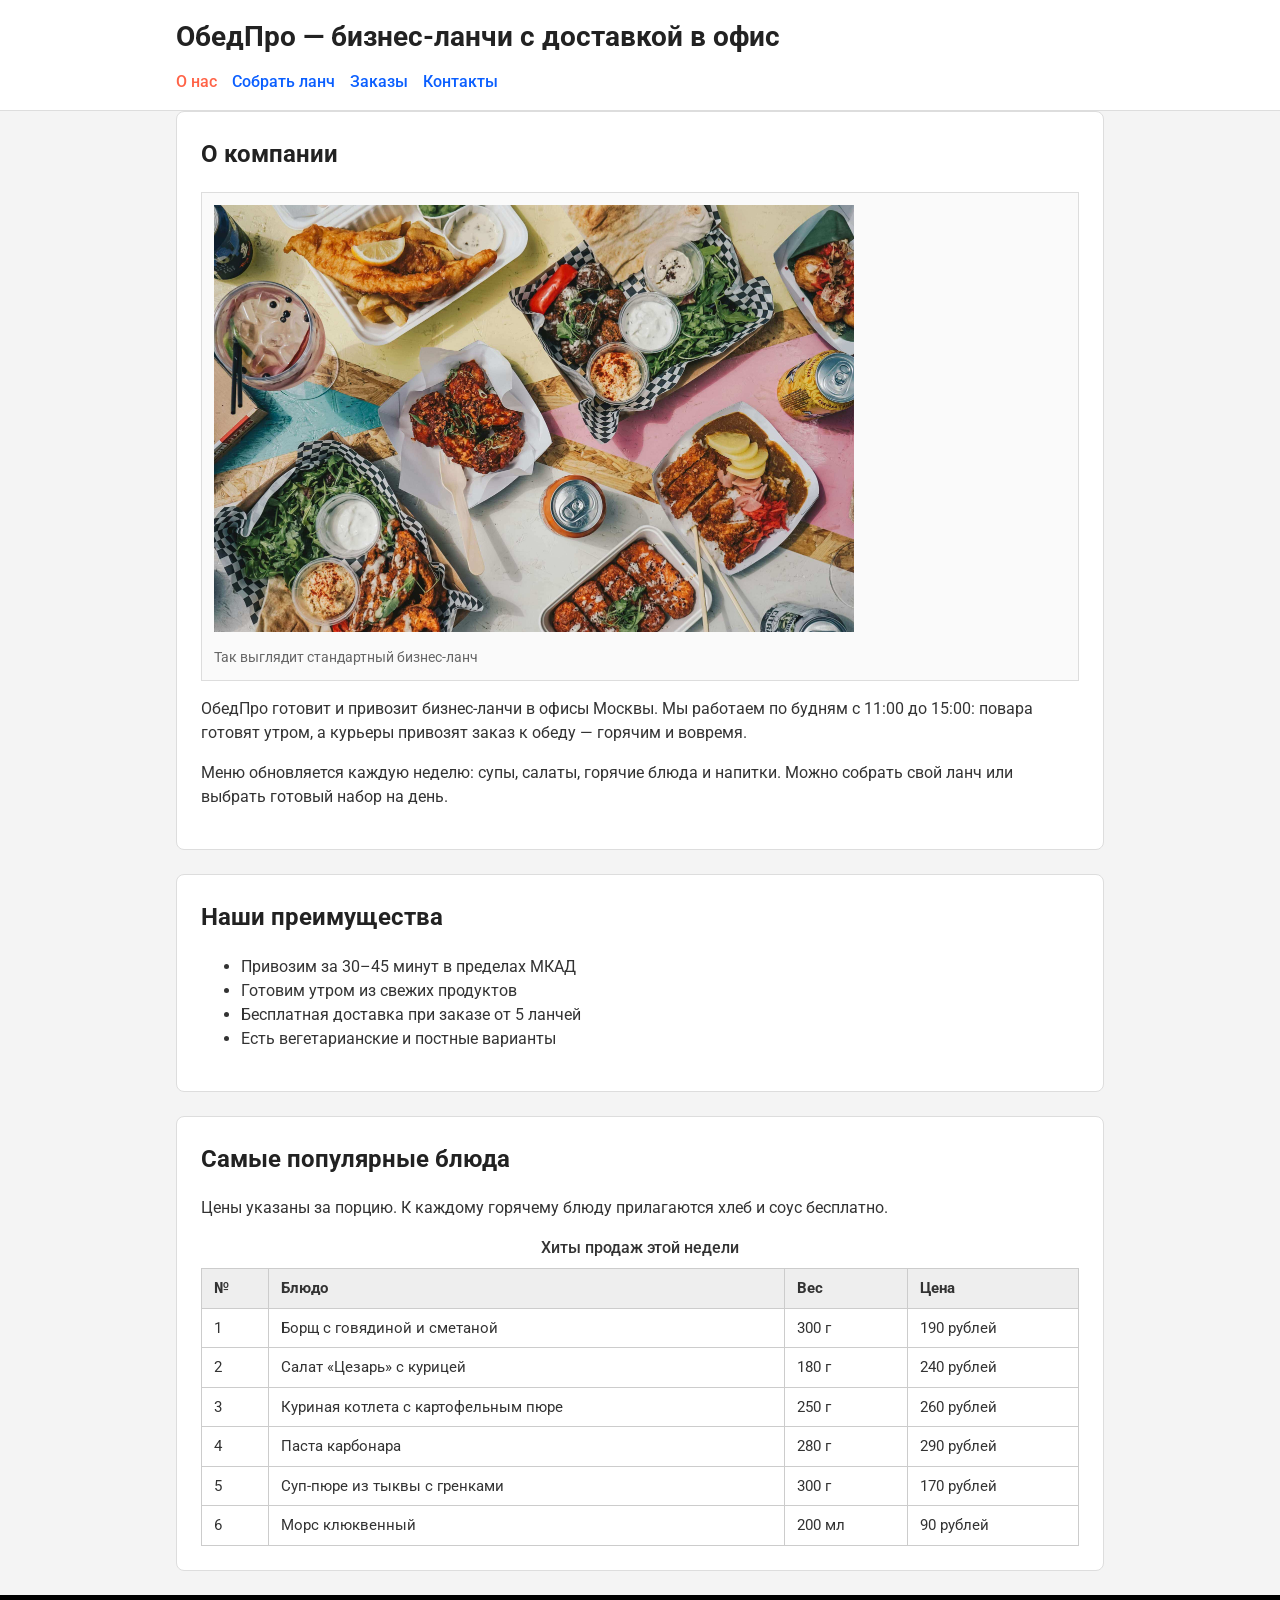
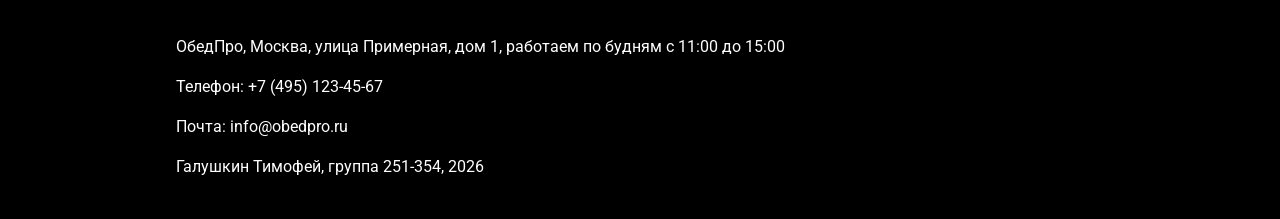
<file: index.html>
<!DOCTYPE html>
<html lang="ru">
    <head>
        <meta charset="utf-8">
        <meta name="viewport"
            content="width=device-width, initial-scale=1.0">
        <title>ОбедПро — доставка бизнес-ланчей в Москве</title>
        <link rel="preconnect" href="https://fonts.googleapis.com">
        <link rel="preconnect"
            href="https://fonts.gstatic.com" crossorigin>
        <link rel="stylesheet"
            href="https://fonts.googleapis.com/css2?family=Roboto:wght@400;500;700&amp;display=swap">
        <link rel="stylesheet" href="css/style.css">
    </head>
    <body>
        <header class="site-header">
            <div class="container header-inner">
                <h1 class="logo">ОбедПро — бизнес-ланчи с доставкой в офис</h1>
                <nav class="site-nav">
                    <ul>
                        <li>
                            <a href="#about" class="active">О нас</a>
                        </li>
                        <li>
                            <a href="lunch.html">Собрать ланч</a>
                        </li>
                        <li>
                            <a href="#contacts">Заказы</a>
                        </li>
                        <li>
                            <a href="#contacts">Контакты</a>
                        </li>
                    </ul>
                </nav>
            </div>
        </header>
        <main class="container">
            <section class="about" id="about">
                <h2>О компании</h2>
                <figure>
                    <img src="images/lunch.jpg"
                        width="640" height="427"
                        alt="Бизнес-ланч: суп, горячее и салат">
                    <figcaption>
                        Так выглядит стандартный бизнес-ланч
                    </figcaption>
                </figure>
                <p>
                    ОбедПро готовит и привозит бизнес-ланчи
                    в офисы Москвы. Мы работаем по будням
                    с 11:00 до 15:00: повара готовят утром,
                    а курьеры привозят заказ к обеду —
                    горячим и вовремя.
                </p>
                <p>
                    Меню обновляется каждую неделю: супы,
                    салаты, горячие блюда и напитки.
                    Можно собрать свой ланч или выбрать
                    готовый набор на день.
                </p>
            </section>
            <section class="advantages" id="advantages">
                <h2>Наши преимущества</h2>
                <ul>
                    <li>
                        Привозим за 30–45 минут в пределах МКАД
                    </li>
                    <li>
                        Готовим утром из свежих продуктов
                    </li>
                    <li>
                        Бесплатная доставка при заказе от 5 ланчей
                    </li>
                    <li>
                        Есть вегетарианские и постные варианты
                    </li>
                </ul>
            </section>
            <section class="popular" id="popular">
                <h2>Самые популярные блюда</h2>
                <p>
                    Цены указаны за порцию. К каждому горячему
                    блюду прилагаются хлеб и соус бесплатно.
                </p>
                <table>
                    <caption>
                        Хиты продаж этой недели
                    </caption>
                    <thead>
                        <tr>
                            <th scope="col">
                                №
                            </th>
                            <th scope="col">
                                Блюдо
                            </th>
                            <th scope="col">
                                Вес
                            </th>
                            <th scope="col">
                                Цена
                            </th>
                        </tr>
                    </thead>
                    <tbody>
                        <tr>
                            <td>1</td>
                            <td>Борщ с говядиной и сметаной</td>
                            <td>300 г</td>
                            <td>190 рублей</td>
                        </tr>
                        <tr>
                            <td>2</td>
                            <td>Салат «Цезарь» с курицей</td>
                            <td>180 г</td>
                            <td>240 рублей</td>
                        </tr>
                        <tr>
                            <td>3</td>
                            <td>Куриная котлета с картофельным пюре</td>
                            <td>250 г</td>
                            <td>260 рублей</td>
                        </tr>
                        <tr>
                            <td>4</td>
                            <td>Паста карбонара</td>
                            <td>280 г</td>
                            <td>290 рублей</td>
                        </tr>
                        <tr>
                            <td>5</td>
                            <td>Суп-пюре из тыквы с гренками</td>
                            <td>300 г</td>
                            <td>170 рублей</td>
                        </tr>
                        <tr>
                            <td>6</td>
                            <td>Морс клюквенный</td>
                            <td>200 мл</td>
                            <td>90 рублей</td>
                        </tr>
                    </tbody>
                </table>
            </section>
        </main>
        <footer class="site-footer" id="contacts">
            <div class="container">
                <p>
                    ОбедПро, Москва, улица Примерная, дом 1,
                    работаем по будням с 11:00 до 15:00
                </p>
                <p>
                    Телефон:
                    <a href="tel:+74951234567">+7 (495) 123-45-67</a>
                </p>
                <p>
                    Почта:
                    <a href="mailto:info@obedpro.ru">info@obedpro.ru</a>
                </p>
                <p>Галушкин Тимофей, группа 251-354, 2026</p>
            </div>
        </footer>
    </body>
</html>
</file>
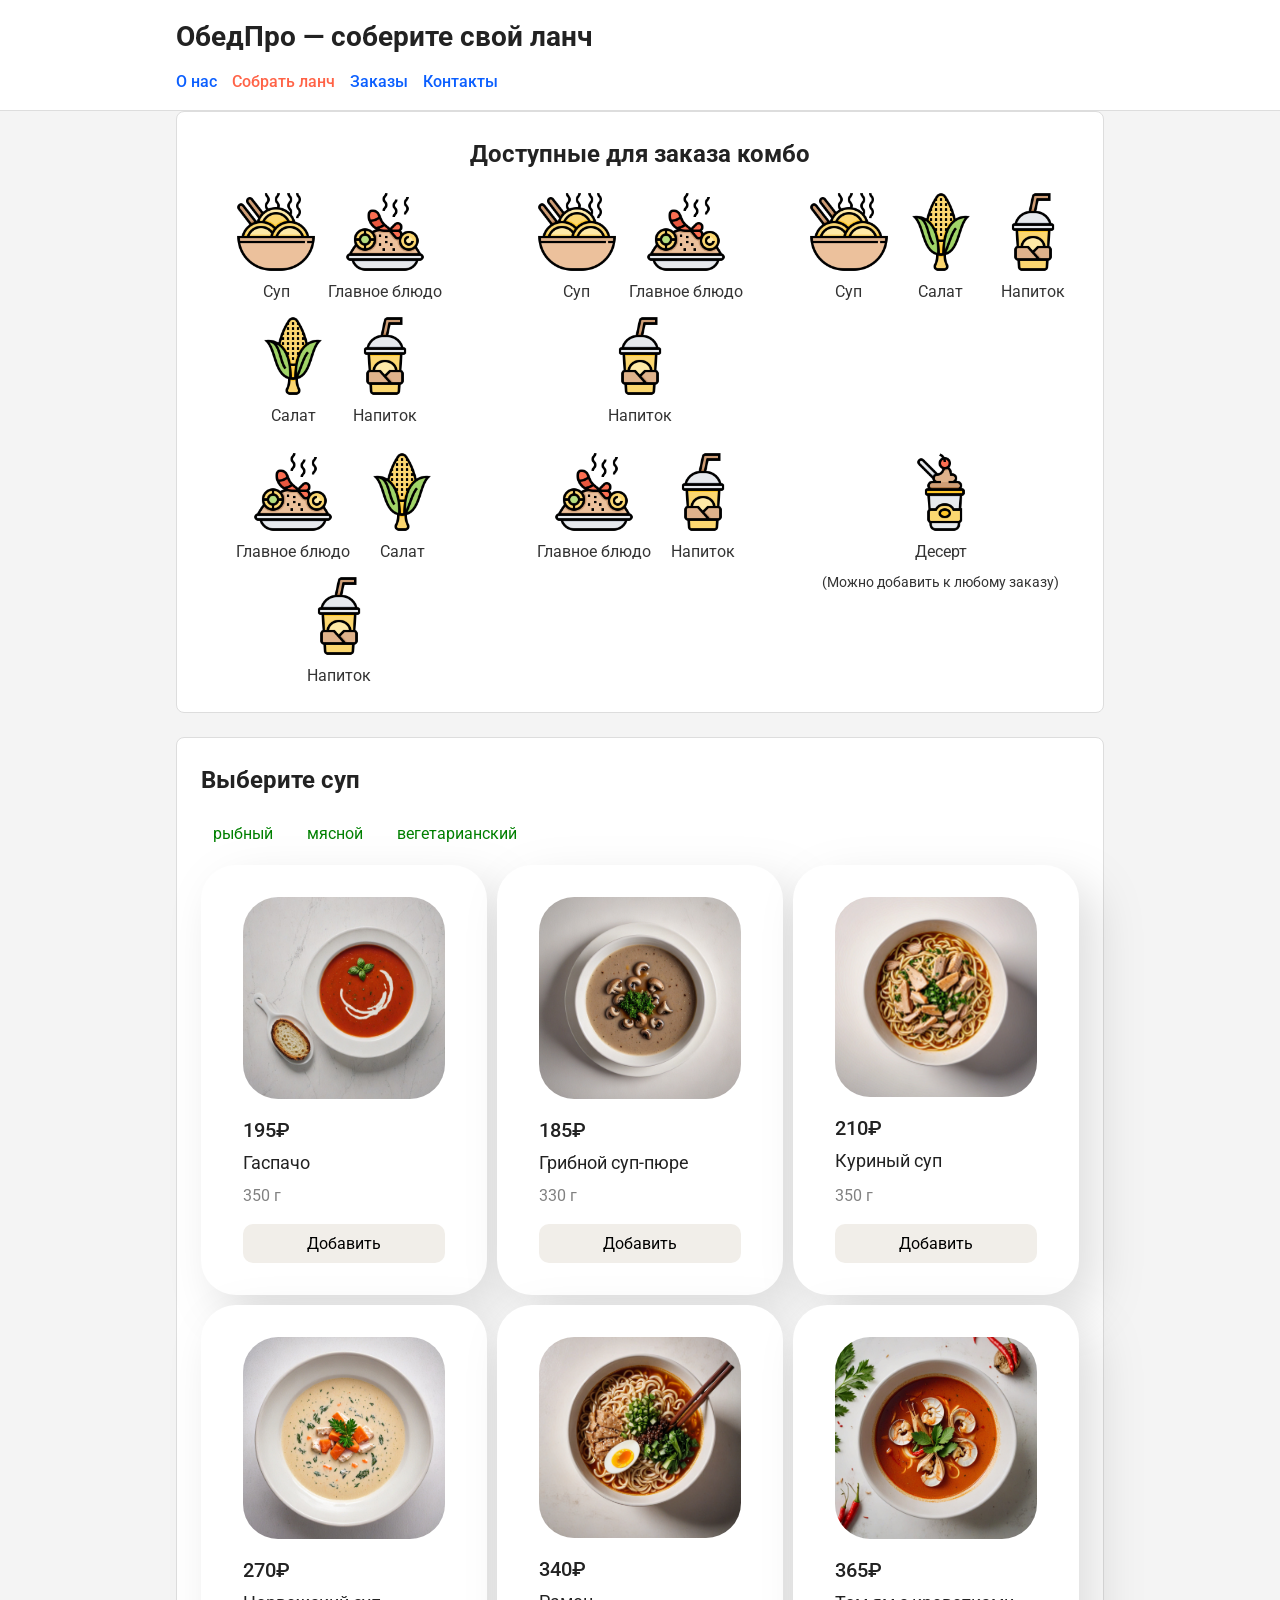
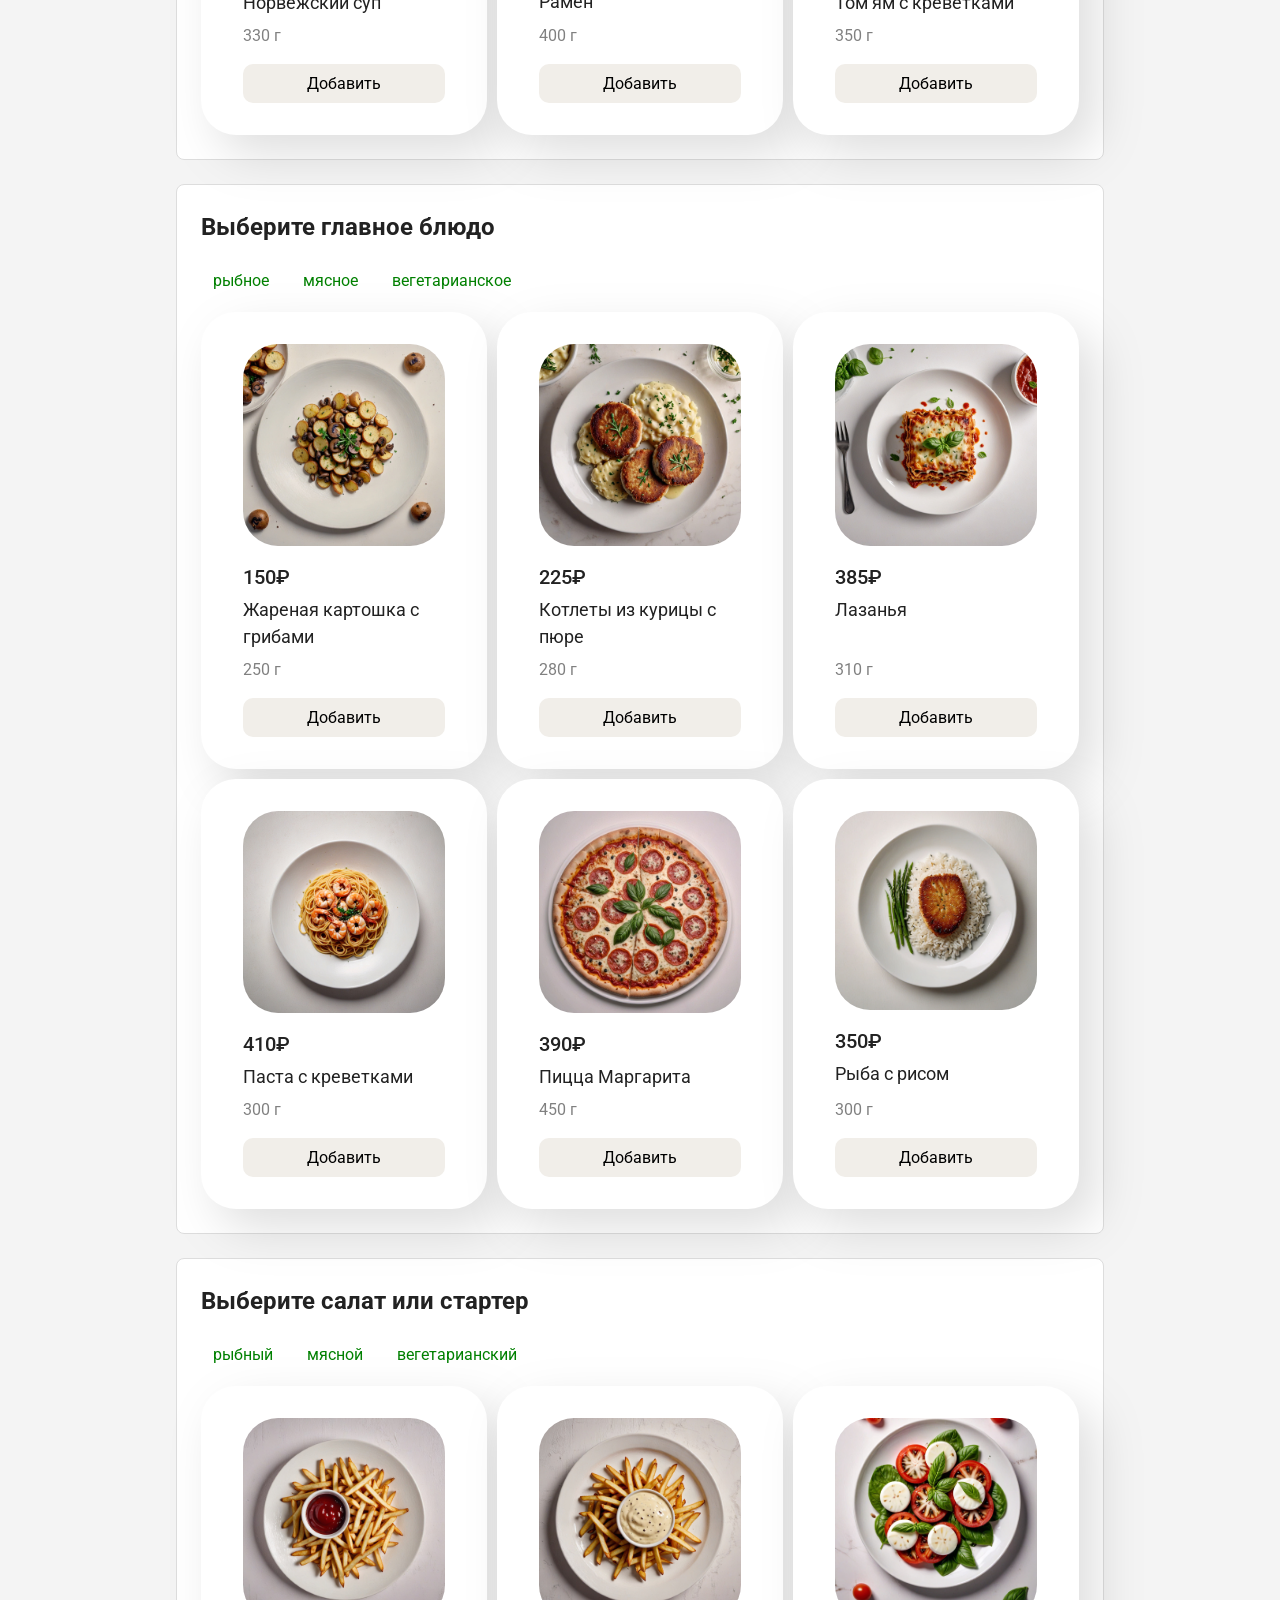
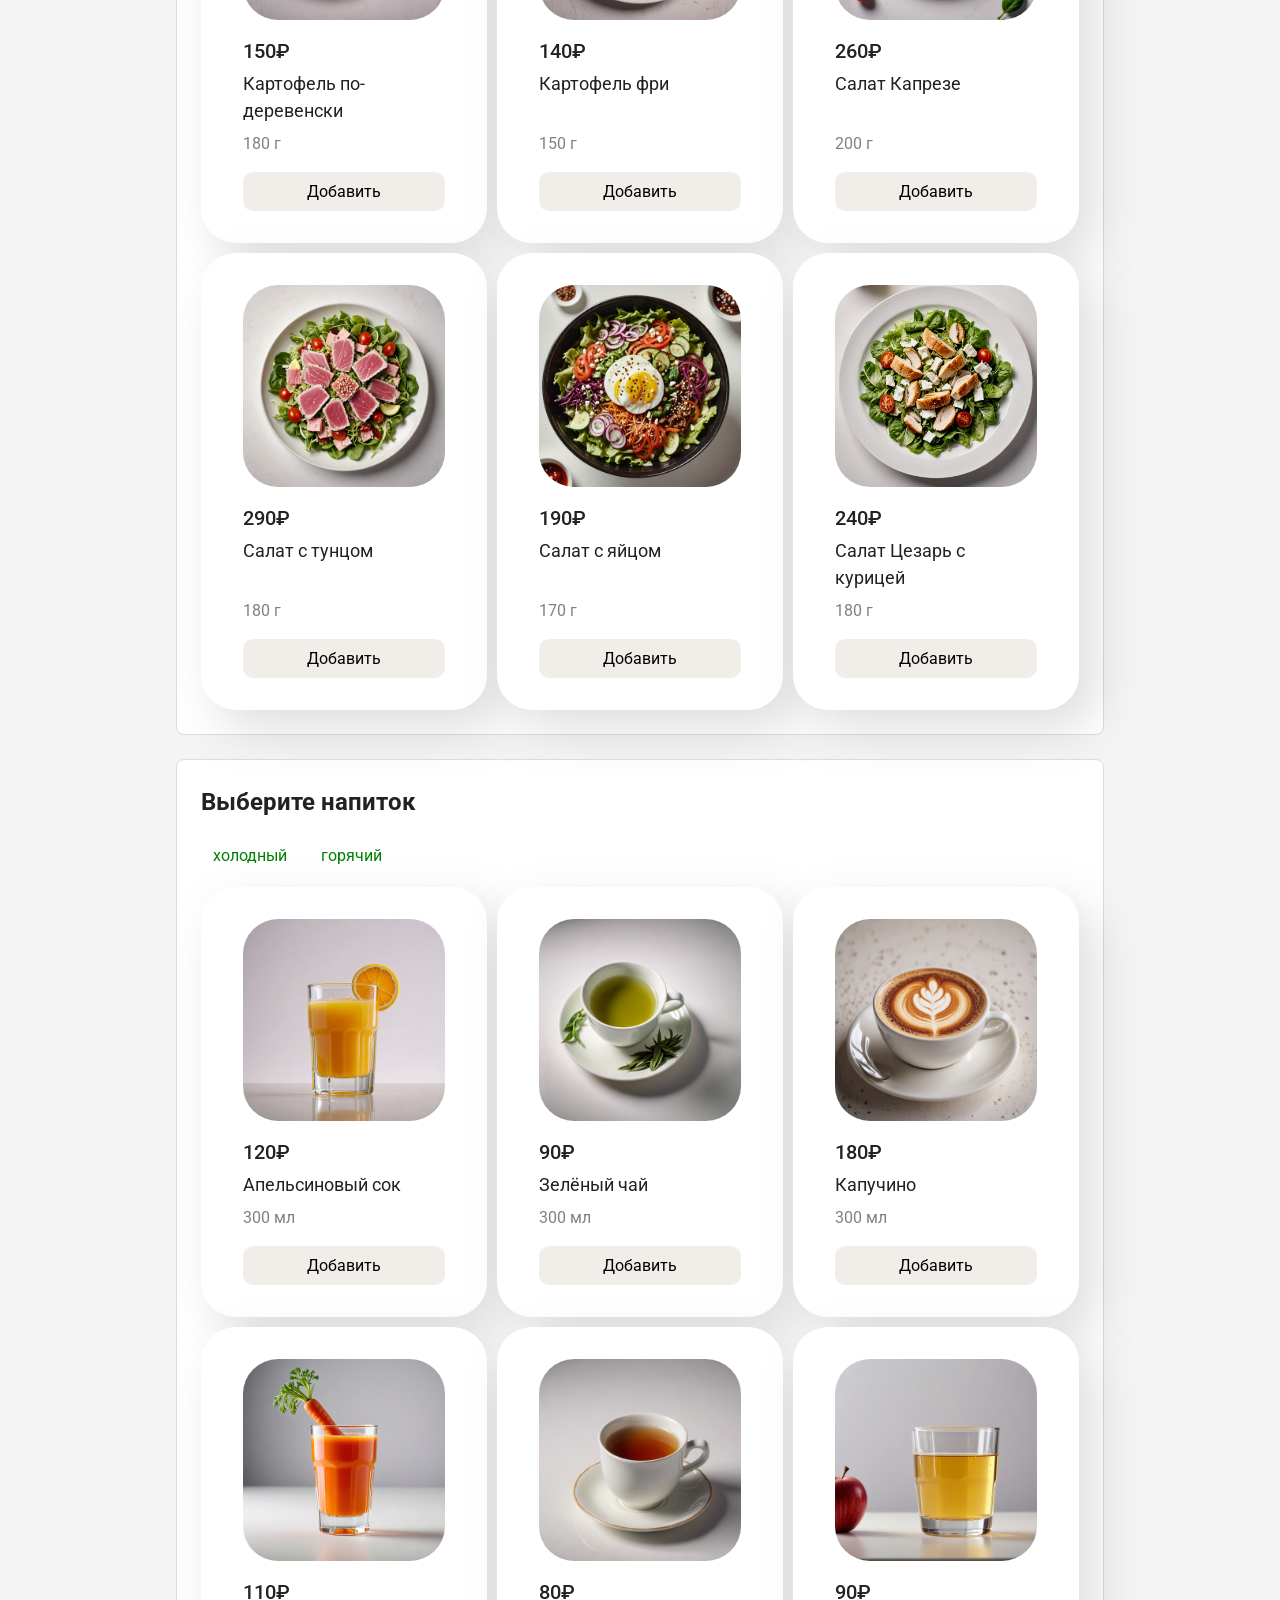
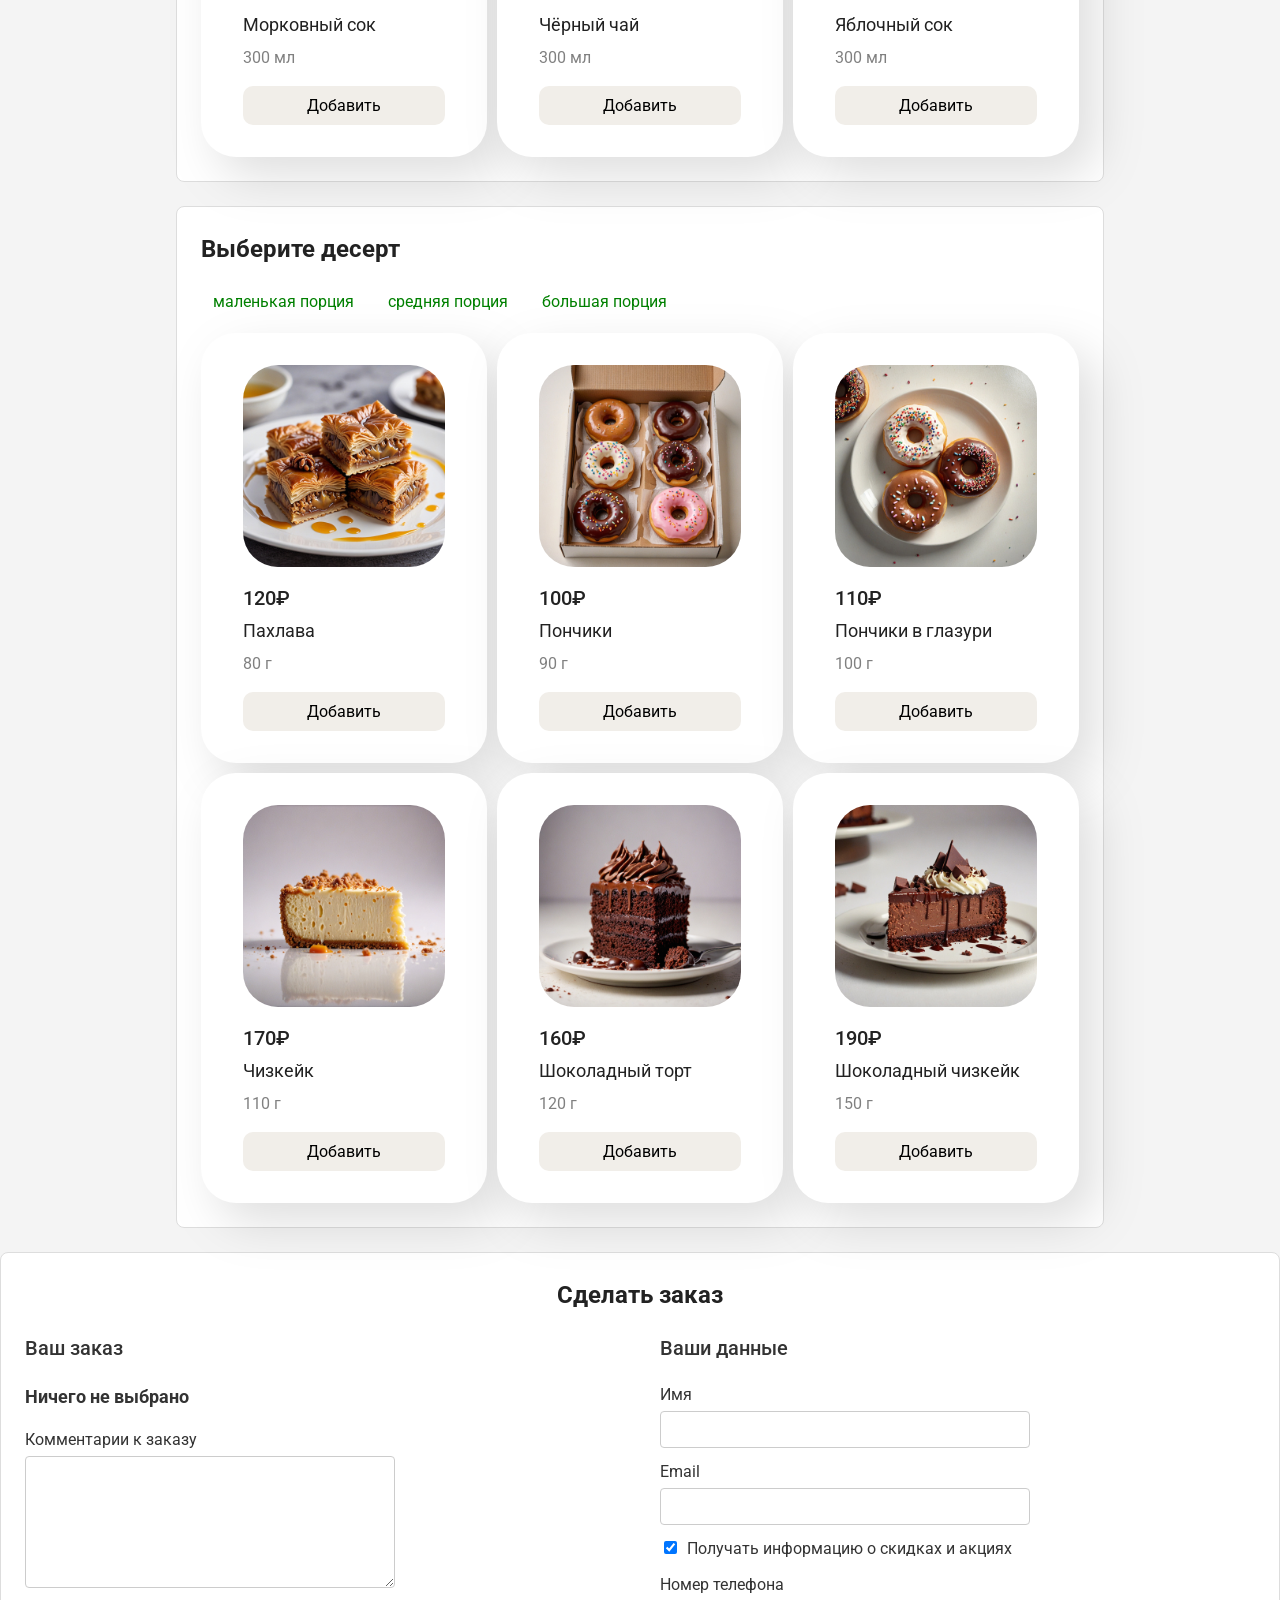
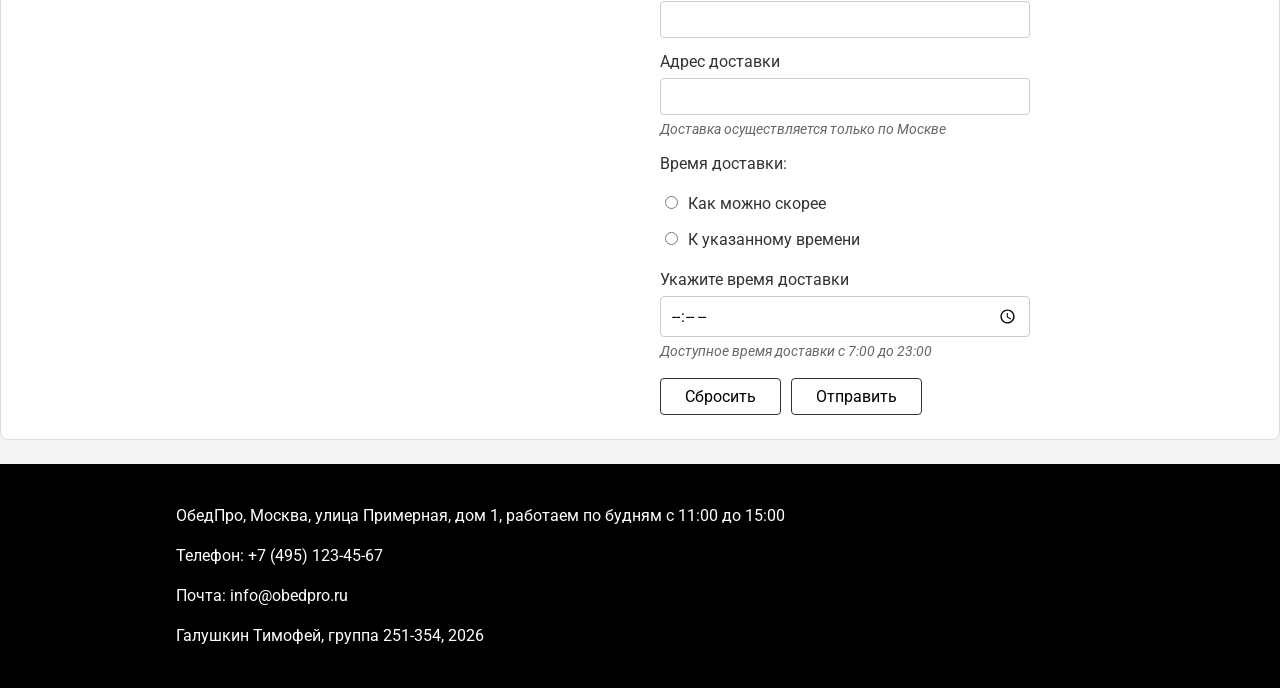
<file: lunch.html>
<!DOCTYPE html>
<html lang="ru">
    <head>
        <meta charset="utf-8">
        <meta name="viewport"
            content="width=device-width, initial-scale=1.0">
        <title>ОбедПро — собрать ланч</title>
        <link rel="preconnect" href="https://fonts.googleapis.com">
        <link rel="preconnect"
            href="https://fonts.gstatic.com" crossorigin>
        <link rel="stylesheet"
            href="https://fonts.googleapis.com/css2?family=Roboto:wght@400;500;700&amp;display=swap">
        <link rel="stylesheet" href="css/style.css">
        <link rel="stylesheet" href="css/lunch.css">
        <link rel="stylesheet" href="css/order.css">
    </head>
    <body>
        <header class="site-header">
            <div class="container header-inner">
                <h1 class="logo">ОбедПро — соберите свой ланч</h1>
                <nav class="site-nav">
                    <ul>
                        <li>
                            <a href="index.html#about">О нас</a>
                        </li>
                        <li>
                            <a href="lunch.html" class="active">Собрать ланч</a>
                        </li>
                        <li>
                            <a href="#contacts">Заказы</a>
                        </li>
                        <li>
                            <a href="#contacts">Контакты</a>
                        </li>
                    </ul>
                </nav>
            </div>
        </header>
        <main class="container">
            <section class="combos" id="combos">
                <h2>Доступные для заказа комбо</h2>
                <div class="combo-grid">
                    <div class="combo">
                        <div class="combo-item">
                            <img src="images/icons/soup.png"
                                width="80" height="80"
                                alt="Суп">
                            <p>Суп</p>
                        </div>
                        <div class="combo-item">
                            <img src="images/icons/main.png"
                                width="80" height="80"
                                alt="Главное блюдо">
                            <p>Главное блюдо</p>
                        </div>
                        <div class="combo-item">
                            <img src="images/icons/salad.png"
                                width="80" height="80"
                                alt="Салат">
                            <p>Салат</p>
                        </div>
                        <div class="combo-item">
                            <img src="images/icons/drink.png"
                                width="80" height="80"
                                alt="Напиток">
                            <p>Напиток</p>
                        </div>
                    </div>
                    <div class="combo">
                        <div class="combo-item">
                            <img src="images/icons/soup.png"
                                width="80" height="80"
                                alt="Суп">
                            <p>Суп</p>
                        </div>
                        <div class="combo-item">
                            <img src="images/icons/main.png"
                                width="80" height="80"
                                alt="Главное блюдо">
                            <p>Главное блюдо</p>
                        </div>
                        <div class="combo-item">
                            <img src="images/icons/drink.png"
                                width="80" height="80"
                                alt="Напиток">
                            <p>Напиток</p>
                        </div>
                    </div>
                    <div class="combo">
                        <div class="combo-item">
                            <img src="images/icons/soup.png"
                                width="80" height="80"
                                alt="Суп">
                            <p>Суп</p>
                        </div>
                        <div class="combo-item">
                            <img src="images/icons/salad.png"
                                width="80" height="80"
                                alt="Салат">
                            <p>Салат</p>
                        </div>
                        <div class="combo-item">
                            <img src="images/icons/drink.png"
                                width="80" height="80"
                                alt="Напиток">
                            <p>Напиток</p>
                        </div>
                    </div>
                    <div class="combo">
                        <div class="combo-item">
                            <img src="images/icons/main.png"
                                width="80" height="80"
                                alt="Главное блюдо">
                            <p>Главное блюдо</p>
                        </div>
                        <div class="combo-item">
                            <img src="images/icons/salad.png"
                                width="80" height="80"
                                alt="Салат">
                            <p>Салат</p>
                        </div>
                        <div class="combo-item">
                            <img src="images/icons/drink.png"
                                width="80" height="80"
                                alt="Напиток">
                            <p>Напиток</p>
                        </div>
                    </div>
                    <div class="combo">
                        <div class="combo-item">
                            <img src="images/icons/main.png"
                                width="80" height="80"
                                alt="Главное блюдо">
                            <p>Главное блюдо</p>
                        </div>
                        <div class="combo-item">
                            <img src="images/icons/drink.png"
                                width="80" height="80"
                                alt="Напиток">
                            <p>Напиток</p>
                        </div>
                    </div>
                    <div class="combo-note">
                        <div class="combo-item">
                            <img src="images/icons/desert.png"
                                width="80" height="80"
                                alt="Десерт">
                            <p>Десерт</p>
                        </div>
                        <p class="combo-note-text">(Можно добавить к любому заказу)</p>
                    </div>
                </div>
            </section>
            <section class="menu-section" id="soups">
                <h2>Выберите суп</h2>
                <div class="filters">
                    <button type="button" data-kind="fish">рыбный</button>
                    <button type="button" data-kind="meat">мясной</button>
                    <button type="button" data-kind="veg">вегетарианский</button>
                </div>
                <div class="dishes" id="soups-dishes"></div>
            </section>
            <section class="menu-section" id="mains">
                <h2>Выберите главное блюдо</h2>
                <div class="filters">
                    <button type="button" data-kind="fish">рыбное</button>
                    <button type="button" data-kind="meat">мясное</button>
                    <button type="button" data-kind="veg">вегетарианское</button>
                </div>
                <div class="dishes" id="mains-dishes"></div>
            </section>
            <section class="menu-section" id="salads">
                <h2>Выберите салат или стартер</h2>
                <div class="filters">
                    <button type="button" data-kind="fish">рыбный</button>
                    <button type="button" data-kind="meat">мясной</button>
                    <button type="button" data-kind="veg">вегетарианский</button>
                </div>
                <div class="dishes" id="salads-dishes"></div>
            </section>
            <section class="menu-section" id="drinks">
                <h2>Выберите напиток</h2>
                <div class="filters">
                    <button type="button" data-kind="cold">холодный</button>
                    <button type="button" data-kind="hot">горячий</button>
                </div>
                <div class="dishes" id="drinks-dishes"></div>
            </section>
            <section class="menu-section" id="desserts">
                <h2>Выберите десерт</h2>
                <div class="filters">
                    <button type="button" data-kind="small">маленькая порция</button>
                    <button type="button" data-kind="medium">средняя порция</button>
                    <button type="button" data-kind="large">большая порция</button>
                </div>
                <div class="dishes" id="desserts-dishes"></div>
            </section>
        </main>
        <section class="order-section">
            <h2>Сделать заказ</h2>
            <form action="https://httpbin.org/post" method="post" id="order-form">
                <div class="order-columns">
                    <div class="order-block">
                        <h3>Ваш заказ</h3>
                        <p id="order-empty">Ничего не выбрано</p>
                        <div class="order-category" id="order-soup" hidden>
                            <p class="order-category-name">Суп</p>
                            <p class="order-category-dish"></p>
                        </div>
                        <div class="order-category" id="order-main" hidden>
                            <p class="order-category-name">Главное блюдо</p>
                            <p class="order-category-dish"></p>
                        </div>
                        <div class="order-category" id="order-salad" hidden>
                            <p class="order-category-name">Салат или стартер</p>
                            <p class="order-category-dish"></p>
                        </div>
                        <div class="order-category" id="order-drink" hidden>
                            <p class="order-category-name">Напиток</p>
                            <p class="order-category-dish"></p>
                        </div>
                        <div class="order-category" id="order-dessert" hidden>
                            <p class="order-category-name">Десерт</p>
                            <p class="order-category-dish"></p>
                        </div>
                        <div class="order-category" id="order-total" hidden>
                            <p class="order-category-name">Стоимость заказа</p>
                            <p class="order-total-value" id="order-total-value"></p>
                        </div>
                        <input type="hidden" id="input-soup" name="soup" value="">
                        <input type="hidden" id="input-main" name="main" value="">
                        <input type="hidden" id="input-salad" name="salad" value="">
                        <input type="hidden" id="input-drink" name="drink" value="">
                        <input type="hidden" id="input-dessert" name="dessert" value="">
                        <label for="comment">Комментарии к заказу</label>
                        <textarea id="comment" name="comment" rows="6"></textarea>
                    </div>
                    <div class="order-block">
                        <h3>Ваши данные</h3>
                        <label for="name">Имя</label>
                        <input type="text" id="name" name="name" required>
                        <label for="email">Email</label>
                        <input type="email" id="email" name="email" required>
                        <label class="check-label">
                            <input type="checkbox" name="subscribe" value="yes" checked>
                            Получать информацию о скидках и акциях
                        </label>
                        <label for="phone">Номер телефона</label>
                        <input type="tel" id="phone" name="phone" required>
                        <label for="address">Адрес доставки</label>
                        <input type="text" id="address" name="address" required>
                        <p class="hint">Доставка осуществляется только по Москве</p>
                        <fieldset>
                            <legend>Время доставки:</legend>
                            <label class="check-label">
                                <input type="radio" name="delivery_time" value="asap" required>
                                Как можно скорее
                            </label>
                            <label class="check-label">
                                <input type="radio" name="delivery_time" value="scheduled" required>
                                К указанному времени
                            </label>
                        </fieldset>
                        <label for="time">Укажите время доставки</label>
                        <input type="time" id="time" name="time"
                            min="07:00" max="23:00" step="300">
                        <p class="hint">Доступное время доставки с 7:00 до 23:00</p>
                        <div class="form-buttons">
                            <button type="reset">Сбросить</button>
                            <button type="submit">Отправить</button>
                        </div>
                    </div>
                </div>
            </form>
        </section>
        <footer class="site-footer" id="contacts">
            <div class="container">
                <p>
                    ОбедПро, Москва, улица Примерная, дом 1,
                    работаем по будням с 11:00 до 15:00
                </p>
                <p>
                    Телефон:
                    <a href="tel:+74951234567">+7 (495) 123-45-67</a>
                </p>
                <p>
                    Почта:
                    <a href="mailto:info@obedpro.ru">info@obedpro.ru</a>
                </p>
                <p>Галушкин Тимофей, группа 251-354, 2026</p>
            </div>
        </footer>
        <script src="js/dishes.js"></script>
        <script src="js/display.js"></script>
        <script src="js/order.js"></script>
        <script src="js/filters.js"></script>
        <script src="js/combo.js"></script>
    </body>
</html>
</file>
<file: css/style.css>
* {
    box-sizing: border-box;
}

body {
    font-family: "Roboto", Arial, sans-serif;
    font-size: 16px;
    font-weight: 400;
    line-height: 1.5;
    color: #333333;
    background-color: #f4f4f4;
    margin: 0;
    padding: 0;
    display: flex;
    flex-direction: column;
    min-height: 100vh;
}

.container {
    max-width: 960px;
    margin: 0 auto;
    padding: 0 16px;
}

.site-header {
    background-color: #ffffff;
    margin: 0;
    padding: 16px 0;
    border-bottom: 1px solid #dddddd;
}

.header-inner {
    margin: 0 auto;
    padding: 0 16px;
}

.logo {
    font-size: 28px;
    font-weight: 700;
    color: #222222;
    margin: 0 0 12px 0;
}

.site-nav {
    margin: 0;
    padding: 0;
}

.site-nav ul {
    list-style: none;
    margin: 0;
    padding: 0;
    display: flex;
    gap: 15px;
    flex-wrap: wrap;
}

.site-nav a {
    font-family: "Roboto", Arial, sans-serif;
    font-size: 16px;
    font-weight: 500;
    color: #0b5fff;
    text-decoration: none;
}

.site-nav a:hover {
    color: #ff6600;
    text-decoration: underline;
}

.site-nav a.active {
    color: tomato;
}

main {
    margin: 24px auto;
    padding: 0 16px;
    flex: 1 0 auto;
    width: 100%;
}

section {
    background-color: #ffffff;
    margin: 0 0 24px 0;
    padding: 24px;
    border: 1px solid #dddddd;
    border-radius: 8px;
}

h2 {
    font-size: 24px;
    font-weight: 700;
    color: #222222;
    margin-top: 0;
}

p {
    font-size: 16px;
    color: #333333;
}

ul {
    font-size: 16px;
    color: #333333;
}

figure {
    margin: 16px 0;
    padding: 12px;
    border: 1px solid #dddddd;
    background-color: #fafafa;
}

figcaption {
    font-size: 14px;
    color: #666666;
    margin-top: 8px;
}

img {
    width: 100%;
    height: auto;
    max-width: 640px;
}

table {
    width: 100%;
    border: 1px solid #cccccc;
    border-collapse: collapse;
    margin-top: 16px;
}

caption {
    font-size: 16px;
    font-weight: 500;
    margin-bottom: 8px;
}

th,
td {
    border: 1px solid #cccccc;
    padding: 8px 12px;
    text-align: left;
    font-size: 15px;
}

th {
    font-weight: 700;
    background-color: #eeeeee;
}

.site-footer {
    background-color: black;
    color: white;
    margin: 0;
    padding: 24px 0;
}

.site-footer p {
    color: white;
}

.site-footer a {
    font-family: "Roboto", Arial, sans-serif;
    font-size: 16px;
    color: white;
    text-decoration: none;
}

.site-footer a:hover {
    color: #ffcc00;
}

@media (max-width: 800px) {
    .site-nav ul {
        justify-content: space-between;
    }

    .about img {
        width: 500px;
    }
}

@media (max-width: 600px) {
    .logo {
        text-align: center;
    }

    .site-nav ul {
        flex-direction: column;
        align-items: center;
    }

    .site-nav a {
        font-size: 20px;
    }

    .about img {
        width: 100%;
    }

    th,
    td {
        font-size: 13px;
    }
}

@media (max-width: 400px) {
    th,
    td {
        font-size: 11px;
    }
}
</file>
<file: css/lunch.css>
.dishes {
    display: grid;
    grid-template-columns: repeat(3, 1fr);
    gap: 10px;
}

.combos h2 {
    text-align: center;
}

.combo-grid {
    display: grid;
    grid-template-columns: repeat(3, minmax(0, 1fr));
    gap: 24px;
}

.combo {
    display: flex;
    flex-wrap: wrap;
    gap: 12px;
    justify-content: center;
    min-width: 0;
}

.combo-item {
    display: flex;
    flex-direction: column;
    align-items: center;
    text-align: center;
    min-width: 0;
}

.combo-item img {
    width: 80px;
    height: 80px;
    transition: transform 0.3s;
}

.combo-item img:hover {
    transform: translateY(-5px) scale(1.1);
}

.combo-item p {
    margin: 8px 0 0 0;
}

.combo-note {
    display: flex;
    flex-direction: column;
    align-items: center;
}

.combo-note-text {
    font-size: 14px;
    margin: 8px 0 0 0;
}

.filters {
    display: flex;
    gap: 10px;
    flex-wrap: wrap;
    margin: 0 0 16px 0;
}

.filters button {
    background: none;
    border: none;
    border-radius: 20px;
    padding: 6px 12px;
    cursor: pointer;
    font-family: "Roboto", Arial, sans-serif;
    font-size: 16px;
    color: green;
}

.filters button.active {
    background-color: green;
    color: white;
}

.dish {
    display: flex;
    flex-direction: column;
    background-color: white;
    padding: 30px 40px;
    border: 2px solid transparent;
    border-radius: 35px;
    filter: drop-shadow(17px 19px 24px rgba(0, 0, 0, 0.13));
    cursor: pointer;
}

.dish:hover {
    border: 2px solid tomato;
}

.dish:hover button {
    background-color: tomato;
    color: white;
}

.dish img {
    width: 100%;
    height: auto;
    border-radius: 35px;
}

.dish-price {
    font-size: 20px;
    font-weight: 500;
    color: #222222;
    margin: 16px 0 4px 0;
}

.dish-name {
    font-size: 18px;
    color: #222222;
    margin: 0;
    flex-grow: 1;
}

.dish-weight {
    color: gray;
    margin: 8px 0 0 0;
}

.dish button {
    background-color: #f1eee9;
    margin-top: 16px;
    padding: 10px 30px;
    border: none;
    border-radius: 10px;
    cursor: pointer;
    font-family: "Roboto", Arial, sans-serif;
    font-size: 16px;
}

@media (max-width: 800px) {
    .dishes {
        grid-template-columns: repeat(2, 1fr);
    }
}

@media (max-width: 600px) {
    .menu-section h2 {
        text-align: center;
    }

    .dishes {
        grid-template-columns: 1fr;
    }

    .combo-grid {
        grid-template-columns: 1fr;
    }
}
</file>
<file: css/order.css>
.order-section h2 {
    text-align: center;
}

.order-section h3 {
    font-size: 20px;
    font-weight: 500;
    margin-top: 0;
}

#order-empty {
    font-size: 18px;
    font-weight: 700;
}

.order-category {
    margin: 12px 0;
}

.order-category-name {
    font-size: 18px;
    font-weight: 700;
    margin: 0;
}

.order-category-dish {
    margin: 4px 0 0 0;
}

.order-total-value {
    font-size: 24px;
    margin: 4px 0 0 0;
}

.dish.selected {
    border: 2px solid tomato;
}

.notice-overlay {
    position: fixed;
    top: 0;
    left: 0;
    width: 100%;
    height: 100%;
    display: flex;
    align-items: center;
    justify-content: center;
    background-color: rgba(0, 0, 0, 0.5);
    z-index: 100;
}

.notice {
    background-color: white;
    border: 1px solid #333333;
    padding: 32px;
    max-width: 400px;
    text-align: center;
}

.notice p {
    font-size: 18px;
    margin: 0 0 16px 0;
}

.notice button {
    padding: 8px 24px;
    border: 1px solid #333333;
    border-radius: 20px;
    background-color: white;
    cursor: pointer;
    font-family: "Roboto", Arial, sans-serif;
    font-size: 16px;
}

.notice button:hover {
    background-color: tomato;
    color: white;
}

.order-columns {
    display: grid;
    grid-template-columns: 1fr 1fr;
    gap: 40px;
}

.order-block label {
    display: block;
    margin: 12px 0 4px 0;
}

.order-block select,
.order-block textarea,
.order-block input[type="text"],
.order-block input[type="email"],
.order-block input[type="tel"],
.order-block input[type="time"] {
    width: 100%;
    max-width: 370px;
    padding: 8px 10px;
    border: 1px solid #cccccc;
    border-radius: 4px;
    font-family: "Roboto", Arial, sans-serif;
    font-size: 16px;
    background-color: white;
}

.order-block textarea {
    min-height: 120px;
    resize: vertical;
}

.check-label {
    font-weight: 400;
}

.order-block input[type="checkbox"],
.order-block input[type="radio"] {
    margin-right: 6px;
}

.order-block fieldset {
    border: none;
    padding: 0;
    margin: 12px 0 0 0;
}

.order-block legend {
    padding: 0;
    margin-bottom: 4px;
}

.hint {
    font-size: 14px;
    font-style: italic;
    color: #666666;
    margin: 4px 0 0 0;
}

.form-buttons {
    display: flex;
    gap: 10px;
    margin-top: 16px;
}

.form-buttons button {
    padding: 8px 24px;
    border: 1px solid #333333;
    border-radius: 4px;
    background-color: white;
    cursor: pointer;
    font-family: "Roboto", Arial, sans-serif;
    font-size: 16px;
}

.form-buttons button:hover {
    background-color: #eeeeee;
}

@media (max-width: 600px) {
    .order-columns {
        grid-template-columns: 1fr;
    }
}
</file>
